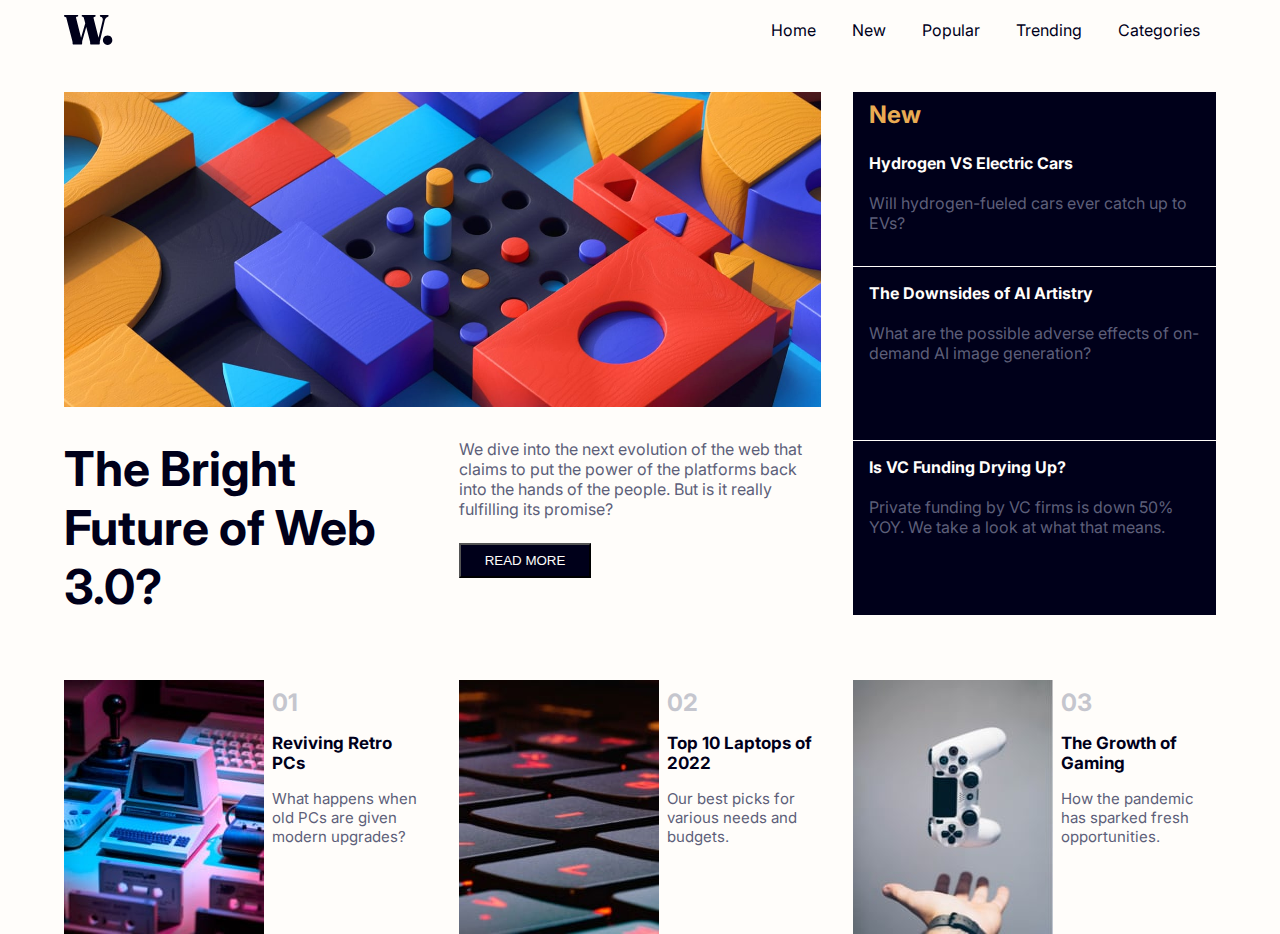
<file: main.html>
<!DOCTYPE html>

<html>
    <head>
        <title>Main Page</title>

        <meta charset="UTF-8">
        <meta name="viewport" content="width=device-width, initial-scale=1.0"> <!-- displays site properly based on user's device -->

        <link rel="icon" type="image/png" sizes="32x32" href="./assets/images/favicon-32x32.png">

        <link rel="preconnect" href="https://fonts.googleapis.com">
         <link rel="preconnect" href="https://fonts.gstatic.com" crossorigin>
        <link href="https://fonts.googleapis.com/css2?family=Inter:wght@100;400;700&display=swap" rel="stylesheet">
        <link rel="stylesheet" href="main.css">

        <style>
          

        </style>
    </head>
    <body>

        <div class="container">
            <header class="header child">
                <img src="assets/images/logo.svg" alt="the website's logo" height="50%">

                <nav>
                    <ul>
                        <li><a href="#">Home</a></li>
                        <li><a href="new">New</a></li>
                        <li><a href="popular">Popular</a></li>
                        <li><a href="trending">Trending</a></li>
                        <li><a href="categories">Categories</a></li>
                    </ul>
                </nav>
            </header>

            <div class="hero child">
                <img src="assets/images/image-web-3-desktop.jpg" alt="a hero image" width="100%" height="100%" >
                
            </div>
            <div class="title child">
                <h1 class="text">The Bright Future of Web 3.0?</h1>
            </div>

            <div class="content child texti">
                <p class="main-content-text">
                    We dive into the next evolution of the web that claims to put the power of the platforms back into the hands of the people. 
                    But is it really fulfilling its promise? <br><button >Read more</button>
                  </p>
                
            </div>

            <aside class="sidebar child">
                <article class="one">
                    <h2 class="new">New</h2>
                    <h4><a>Hydrogen VS Electric Cars</a></h4>
                    <p>Will hydrogen-fueled cars ever catch up to EVs?</p>
                  </article>

                  <article class="two">
                    <h4><a>The Downsides of AI Artistry</a></h4>
                    <p>What are the possible adverse effects of on-demand AI image generation?</p>
                  </article>

                  <article class="three">
                    <h4><a>Is VC Funding Drying Up?</a></h4>
                    <p>Private funding by VC firms is down 50% YOY. We take a look at what that means.</p>
                  </article>



            </aside>
            <!--Trying an alternate style  for the footer
                <footer class="footer1 child">

                <div class="flex">
                    <img src="assets/images/image-retro-pcs.jpg" alt="an image of an old PC">
                    <div class="content">
                        <h4>01</h4>
                        <h6><a>Reviving Retro PCs</a></h6>
                        <p>What happens when old PCs are given modern upgrades?</p>
                    </div>
                  </div>
            </footer>
            <footer class="footer2 child">
                <div class="flex">
                    <img src="assets/images/image-top-laptops.jpg" alt="a picture of a laptop keypad">
                    <div class="content">
                        <h4>02</h4>
                        <h6> <a>Top 10 Laptops of 2022</a></h6>
                        <p> Our best picks for various needs and budgets.</p>
                    </div>
                  </div>

            </footer>
            <footer class="footer3 child">
                <div class="flex">
            <img src="assets/images/image-gaming-growth.jpg" alt="a picture of a game pad">
            <div class="content">
                
                <h4>03</h4>
                <h6><a>The Growth of Gaming</a></h6>
                <p>How the pandemic has sparked fresh opportunities.</p>
                </div>

            </footer>

            -->

            <footer>
                <article class="1">
                    <div class="flex">
                        <img src="assets/images/image-retro-pcs.jpg" alt="an image of an old PC">
                        <div class="content">
                            <h4>01</h4>
                            <h6><a>Reviving Retro PCs</a></h6>
                            <p>What happens when old PCs are given modern upgrades?</p>
                        </div>
                      </div>
                </article>

                <article class="2">
                    <div class="flex">
                        <img src="assets/images/image-top-laptops.jpg" alt="a picture of a laptop keypad">
                        <div class="content">
                            <h4>02</h4>
                            <h6> <a>Top 10 Laptops of 2022</a></h6>
                            <p> Our best picks for various needs and budgets.</p>
                        </div>
                      </div>

                </article>
                <article class="3">
                    
                    <div class="flex">
                    <img src="assets/images/image-gaming-growth.jpg" alt="a picture of a game pad">
                    <div class="content">
                
                        <h4>03</h4>
                        <h6><a>The Growth of Gaming</a></h6>
                        <p>How the pandemic has sparked fresh opportunities.</p>
                </div>
              </article>
          </div>
        </div>
      



                </article>
            </footer>
            
            
        </div>
        
    </body>
</html>
</file>
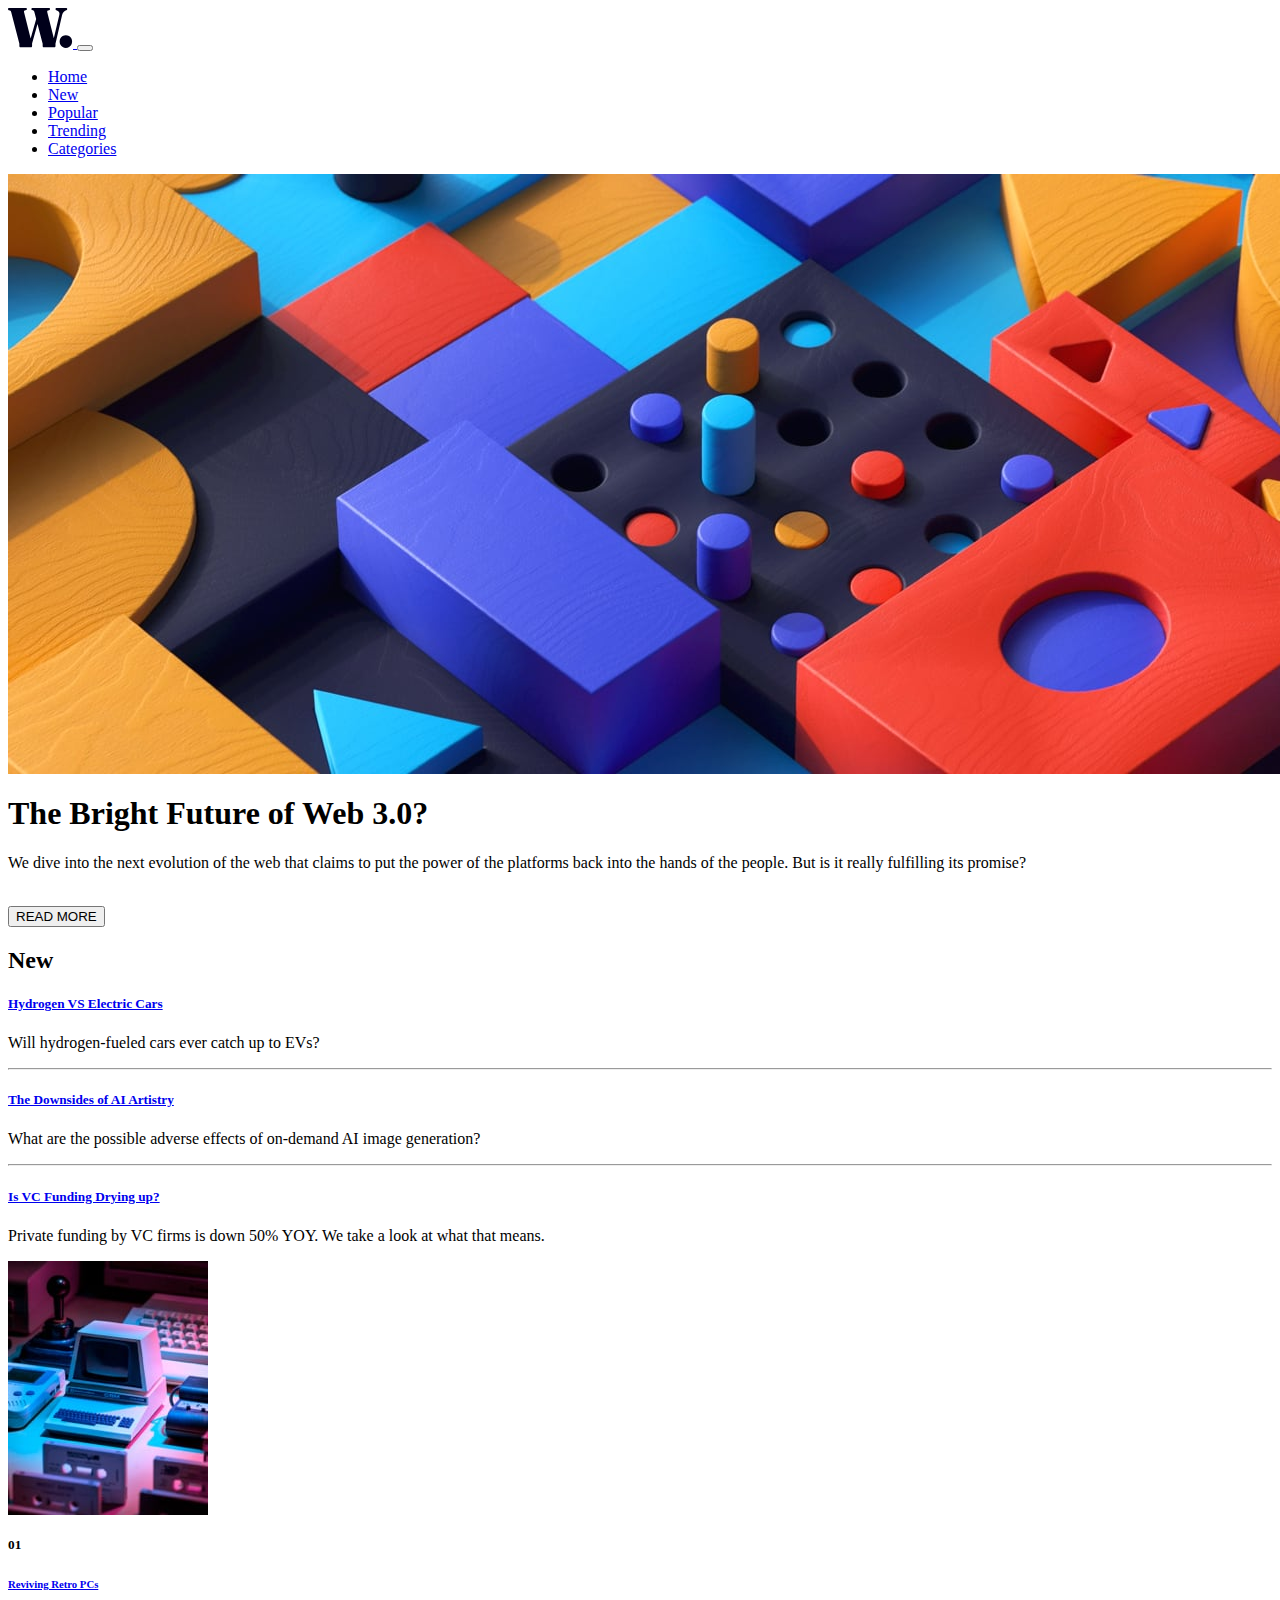
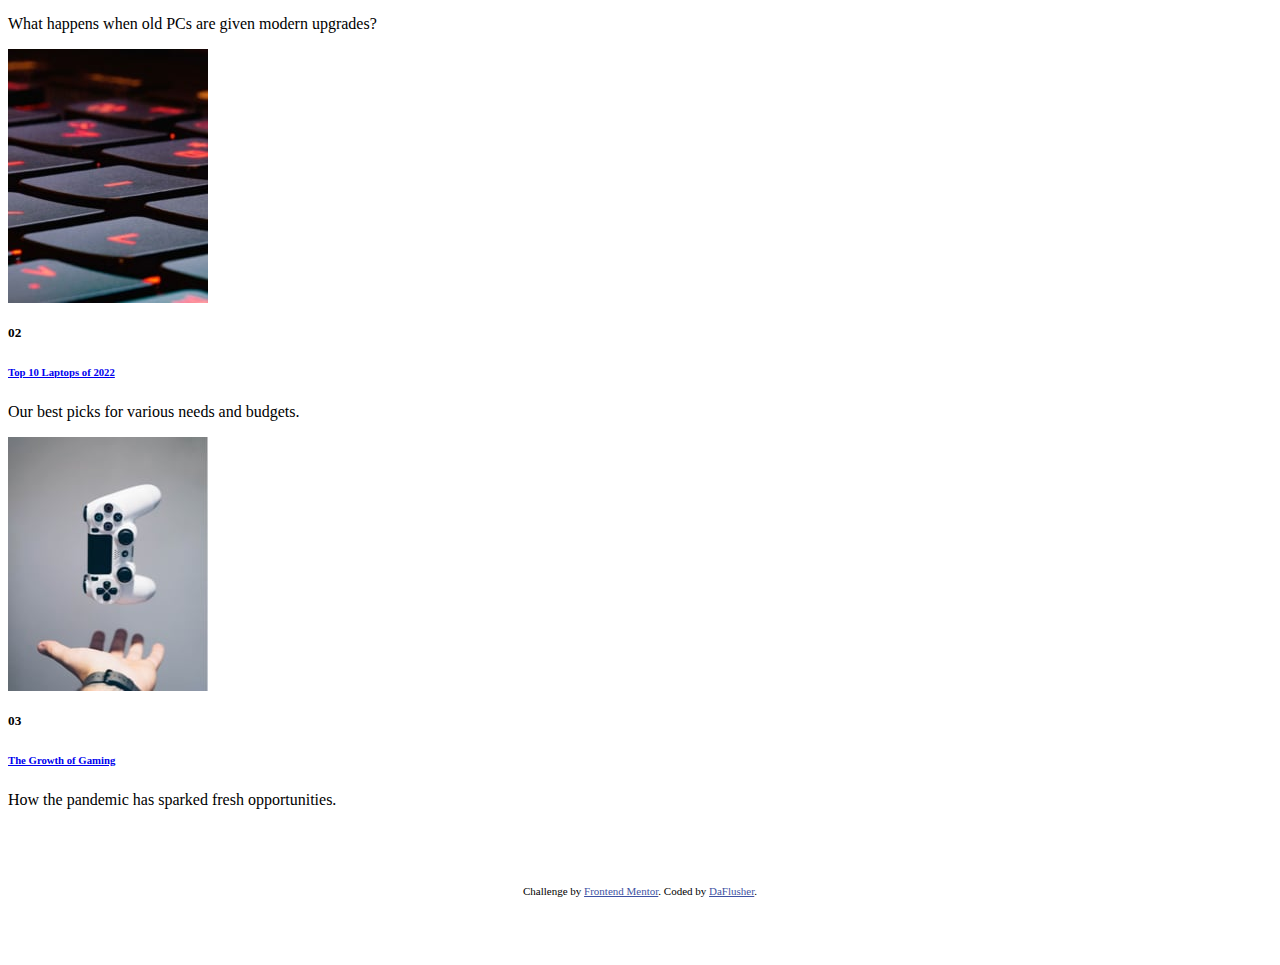
<file: webbootstrap.html>
<html lang="en">
<head>
    <meta charset="UTF-8">
    <meta name="viewport" content="width=device-width, initial-scale=1.0">
    <title>Frontend Mentor | News homepage with Bootstrap</title>

    <link href="https://cdn.jsdelivr.net/npm/bootstrap@5.3.1/dist/css/bootstrap.min.css" rel="stylesheet" integrity="sha384-4bw+/aepP/YC94hEpVNVgiZdgIC5+VKNBQNGCHeKRQN+PtmoHDEXuppvnDJzQIu9" crossorigin="anonymous">

    <style>
       
        .attribution { font-size: 11px; text-align: center; padding:60px 0 ; }
        .attribution a { color: hsl(228, 45%, 44%); }
    </style>
</head>
<body>
    <!--Navbar-->

    <!--Navigation-->

    <nav class="navbar navbar-expand-sm">
        <div class="container-lg">
            <a href="#" class="navbar-brand">
                <img src="assets/images/logo.svg" alt="logo">
            </a>
            <button type="button" class="navbar-toggler" data-bs-toggle="collapse" data-bs-target="#collapsibleNavbar">
                <span class="navbar-toggler-icon"></span>
            </button>

            <div class="collapse navbar-collapse justify-content-end"  id="collapsibleNavbar">
                <ul class="navbar-nav text-dark">
                    <li class="nav-item">
                        <a href="#" class="nav-link link">Home</a>
                    </li>

                    <li class="nav-item">
                        <a href="#" class="nav-link">New</a>
                    </li>

                    <li class="nav-item">
                        <a href="#" class="nav-link">Popular</a>
                    </li>

                    <li class="nav-item">
                        <a href="#" class="nav-link">Trending</a>
                    </li>

                    <li class="nav-item">
                        <a href="#" class="nav-link">Categories</a>
                    </li>
                </ul>
            </div>
        </div>
    </nav>
    

    <!--Main Content-->
    <main>
        <div class="container-lg  ">
            <div class="row justify-content-center align-items-top">
                <div class="col-md-8 my-3">
                    <img src="assets/images/image-web-3-desktop.jpg" class="img-fluid" alt="hero image">
                    <div class="row align-items-end">
                        <div class="col-md-6">
                            <h1 class="display-4 fw-bold">The Bright Future of Web 3.0?</h1>
                        </div>

                        <div class="col-md-6 p">
                            <p>We dive into the next evolution of the web that claims to put the power of the platforms back into the hands of the people. 
                            But is it really fulfilling its promise?</p><br>
                            <button class="btn btn-warning btn-lg px-4 fs-6 rounded-0" type="button">READ MORE</button>
                                
                        </div>
                    </div>
                </div>

                <div class="col-md-4 bg-dark my-3 px- align-items-center d-flex">
                    <div>
                        <h2 class="h2 text-warning pt-0 pb-3">New</h2>
                        <h5 class="h5 text-light">
                            <a href="#" class="text-decoration-none link-light link-opacity-50-hover">Hydrogen VS Electric Cars</a>
                        </h5>

                        <p class="text-secondary">Will hydrogen-fueled cars ever catch up to EVs?</p>
                        <hr class="hr text-white py-3">

                        <h5 class="h5 text-light ">
                            <a href="#" class="text-decoration-none link-light link-opacity-50-hover">The Downsides of AI Artistry</a>
                        </h5>

                        <p class="text-secondary">What are the possible adverse effects of on-demand AI image generation?</p>
                        <hr class="hr text-white py-3">

                        <h5 class="h5 text-light">
                            <a href="#" class="text-decoration-none link-light link-opacity-50-hover">Is VC Funding Drying up?</a>
                        </h5>

                        <p class="text-secondary">
                            Private funding by VC firms is down 50% YOY. We take a look at what that means.
                        </p>
                    </div>
                </div>
            </div>
        </div>
    </main>
    
    <!--The footer section was divided into 3columns  each containing a row with 2 nested columns-->
    <footer>
        <div class="container-lg ">
                <div class="row justify-content-center my-3">
                    <div class="col-md-4">
                        <div class="row">
                            <div class="col md-4">
                                <img src="assets/images/image-retro-pcs.jpg" alt="a retro PC image" class="img-fluid">
                            </div>

                            <div class="col-md-8">
                                <h5 class="h5 text-muted">01</h5>
                                <h6 class="h6 fw-bold"><a href="#" class="link-dark link-opacity-75-hover text-decoration-none">Reviving Retro PCs</a></h6>
                                <p>What happens when old PCs are given modern upgrades?</p>
                            </div>
                        </div>
                    </div>

                    <div class="col-md-4">
                        <div class="row">
                            <div class="col md-4">
                                <img src="assets/images/image-top-laptops.jpg" alt="a retro PC image" class="img-fluid">
                            </div>

                            <div class="col-md-8">
                                <h5 class="h5 text-muted">02</h5>
                                <h6 class="h6 fw-bold"><a href="#" class="link-dark link-opacity-75-hover text-decoration-none">Top 10 Laptops of 2022</a></h6>
                                <p> Our best picks for various needs and budgets.</p>
                            </div>
                        </div>
                    </div>

                    <div class="col-md-4 p-">
                        
                        <div class="row">
                            <div class="col md-4">
                                <img src="assets/images/image-gaming-growth.jpg" alt="a retro PC image" class="img-fluid">
                            </div>

                            <div class="col-md-8">
                                <h5 class="h5 text-muted">03</h5>
                                <h6 class="h6 fw-bold"><a href="#" class="link-dark link-opacity-75-hover text-decoration-none">The Growth of Gaming</a></h6>
                                <p> How the pandemic has sparked fresh opportunities.</p>
                            </div>
                        </div>
                    </div>
                    
                </div>

                <div class="container-lg d-flex justify-content-center">
                    <div class="attribution">
                        Challenge by <a href="https://www.frontendmentor.io?ref=challenge" target="_blank">Frontend Mentor</a>. 
                        Coded by <a href="#">DaFlusher</a>.
                         </div>
                </div>
            
    </footer>




    <script src="https://cdn.jsdelivr.net/npm/bootstrap@5.3.1/dist/js/bootstrap.bundle.min.js" integrity="sha384-HwwvtgBNo3bZJJLYd8oVXjrBZt8cqVSpeBNS5n7C8IVInixGAoxmnlMuBnhbgrkm" crossorigin="anonymous"></script>
</body>
</html>
</file>
<file: main.css>
*{
    box-sizing: border-box;
    margin: 0;
    padding: 0;
   
    
}
body {
    margin: 0 auto;
    font-family: Inter, Helvetica, sans-serif;
    padding: 0;
    width: 90%;
    background-color: hsl(36, 100%, 99%);
    color: hsl(240, 100%, 5%);
   

}


.container{
    display: grid;
    grid-template-columns: repeat(12,1fr);
    grid-auto-rows: minmax(60px,auto);
    grid-gap:1.5rem;
    gap:2rem;
    
}

/*Responsive design....issues profundus*/
@media screen and (max-width:900px) and (min-width:600px){

    .container{
        
        grid-template-areas: 'header''hero' 'title' 'texti' 'sidebar' 'footer';
        grid-template-columns: fit-content;
        grid-template-rows: repeat(auto-fit, minmax(100px, auto));
        column-gap: 20px;
    }
    .header{grid-area: header;}
    .hero{grid-area: hero;}
    .title{grid-area: title;}
    .content{grid-area: texti;}
    .sidebar{grid-area: sidebar;}
    .footer{grid-area: footer;}

}

header{
    grid-column: 1/13;
    grid-row: 1;
}

.hero{
    grid-column: 1/9;
    grid-row: 2/5;
    
}

.title{
    grid-column: 1/5;
    grid-row: 5/7;
}

.content{
    grid-column: 5/9;
    grid-row: 5/7;
}

.sidebar{
    grid-column: 9/13;
    grid-row: 2/7;
   
   
}

.one, .two, .three{
    height: 33.33%;
    border-bottom: 1px solid hsl(36, 100%, 99%);

}

footer{
    grid-column: 1/13;
    display: grid;
    grid-template-columns: repeat(3,1fr);
    column-gap: 2rem;
    margin-top: 2rem;
}



/*styling the header*/
header{
    display: flex;
    align-items: center;
    justify-content: space-between;
    
}

ul{
    list-style-type: none;
}
ul li{
    display: inline-block;
    margin:0.5rem 1rem;
    
}
li a{
    text-decoration: none;
    color: hsl(240, 100%, 5%);
}

li a:hover{
    cursor: pointer;
    color: hsl(5, 85%, 63%);
    
}

/*Styling the hero section and its contents*/
h1{
    font-size:3rem ;
    margin: 0;
    padding: 0;
    
}

button{
    margin-top: 1.5rem;
    padding: 0.5rem 1.5rem;
    text-transform: uppercase;
    background-color: hsl(240, 100%, 5%);
    color: hsl(36, 100%, 99%);
}

/*styling the side content*/
.sidebar{
    background-color: hsl(240, 100%, 5%);
    margin: 0 ;
    color: hsl(36, 100%, 99%)
   
}

article >h4{
    padding: 1rem;
}

article >p{
    padding: 0.25rem 1rem 0rem 1rem ;
}

h4 a:hover{
    cursor: pointer;
    color: hsl(5, 85%, 63%);
    
}

.sidebar .new{
    color: hsl(35, 77%, 62%);
    background-color:hsl(240, 100%, 5%) ;
    padding: 0.5rem 1rem;
}


/*styling the footer*/

.flex{
    display: flex;
    align-items: start;
    
}

.content h4{
    font-size: 1.5rem;
    color: hsl(233, 8%, 79%);
    
}
h6,h4{
    margin: 0;
    padding: 0.5rem;
}

h6 a{
    font-size: 1.0625rem;
    
}

p{
    color: hsl(236, 13%, 42%);
}
.flex p{
    color: hsl(236, 13%, 42%);
    font-size: 0.9375rem;
    padding: 0.5rem;
}
</file>
